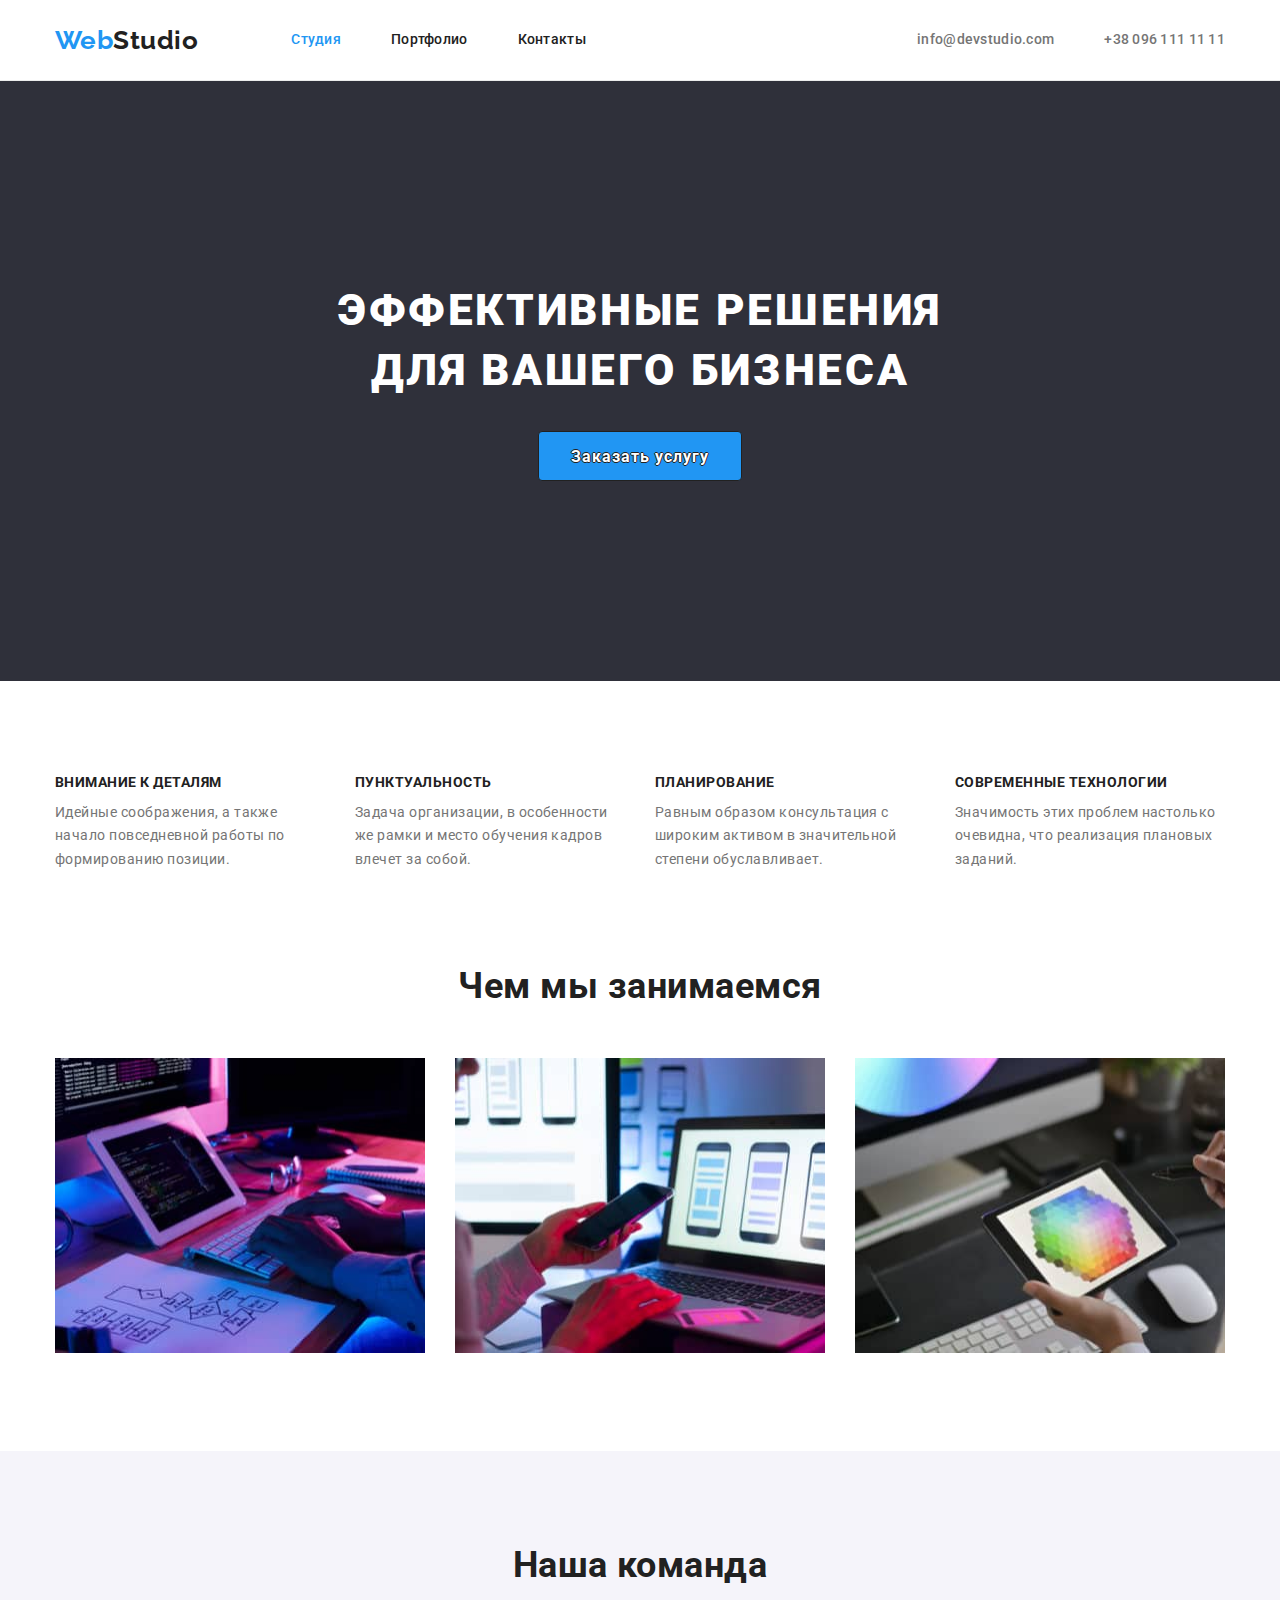
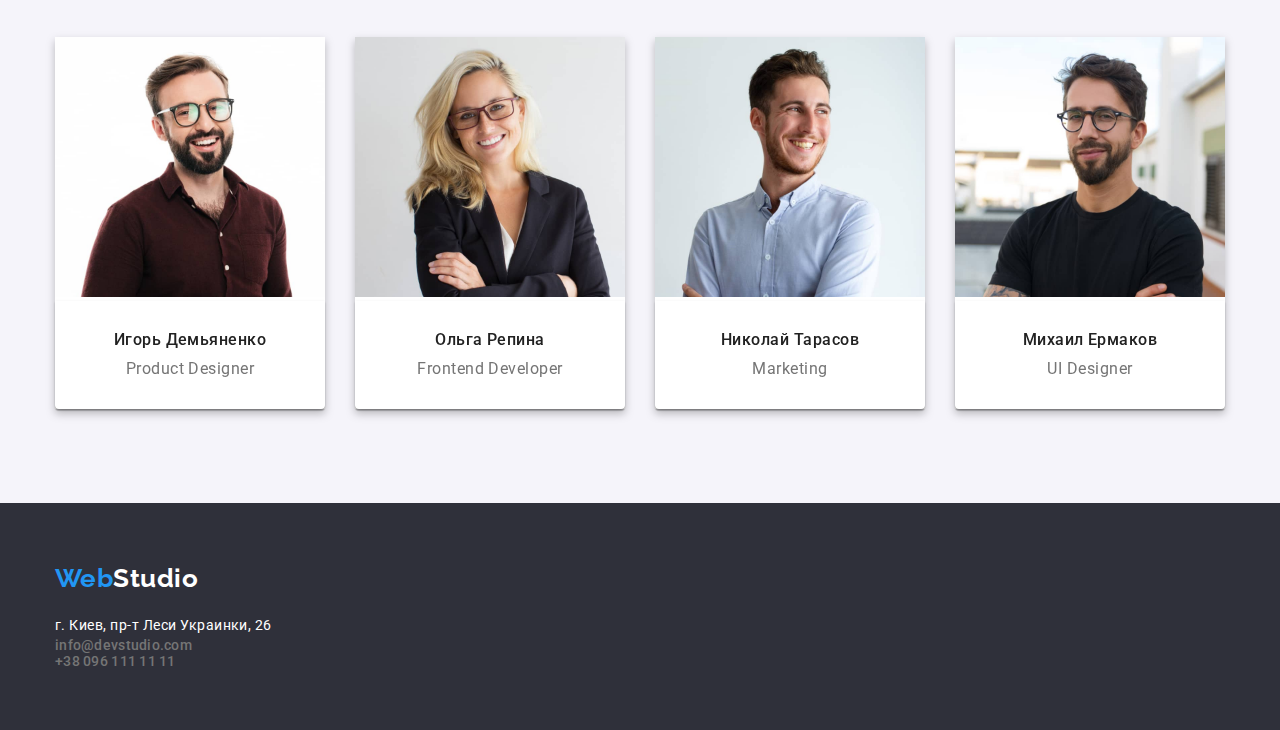
<file: index.html>
<!DOCTYPE html>
<html lang="ru">
<head>
    <meta charset="UTF-8">
    <meta http-equiv="X-UA-Compatible" content="IE=edge">
    <meta name="viewport" content="width=device-width, initial-scale=1.0">
    <title>Studio</title>
    <link rel="stylesheet" href="https://fonts.googleapis.com/css2?family=Raleway:wght@700&family=Roboto:wght@400;500;700;900&display=swap" >
    <link rel="stylesheet" href="https://cdnjs.cloudflare.com/ajax/libs/modern-normalize/1.1.0/modern-normalize.min.css">
    <link rel="stylesheet" href="./css/styles.css">
</head>
<body>
    <!-- Header -->
    <header class="page-header">
        <div class="container page-nav">
        
         
            
            <a class="logo" href="index.html" ><span class="particle-web">Web</span>Studio</a>
            <nav class="site-navigaton">
            <ul class="all-lists-nav">
                <li class="item"><a class="nav-list accent" href="./index.html">Студия</a></li>
                <li class="item"><a class="nav-list" href="./portfolio.html">Портфолио</a></li>
                <li class="item"><a class="nav-list" href="">Контакты</a></li>
            </ul>
        </nav>

        <ul class="all-lists-contact">
            <li class="item"><a class="contact-list" href="mailto:info@devstudio.com"> info@devstudio.com</a></li>
            <li class="item"><a class="contact-list" href="tel:+380961111111">+38 096 111 11 11</a></li>
        </ul>
        </div>
    </header>
    <!-- Main content -->
    <main>
        <!-- Hero section -->
        <section class="section hero-section">
            <div class="container">
            <h1 class="hero-text">Эффективные решения <br>для вашего бизнеса</h1>
            <button class="hero-button" type="button">Заказать услугу</button>
            </div>
        </section>
        <!-- Our advantages section -->
        <section class="section benefits">
            <div class="container">
            <h2 class="hiden-header">Наши преимущества</h2>
            <ul class="all-lists benefits-list">
                <li class="item">
                    <h3 class="benefits-header">Внимание к деталям</h3>
                    <p class="benefits-text">Идейные соображения, а также начало повседневной работы по формированию позиции.</p>
                </li>
                <li class="item">
                    <h3 class="benefits-header">Пунктуальность</h3>
                    <p class="benefits-text">Задача организации, в особенности же рамки и место обучения кадров влечет за собой.</p>
                </li>
                <li class="item">
                    <h3 class="benefits-header">Планирование</h3>
                    <p class="benefits-text">Равным образом консультация с широким активом в значительной степени обуславливает.</p>
                </li>
                <li class="item">
                    <h3 class="benefits-header">Современные технологии</h3>
                    <p class="benefits-text">Значимость этих проблем настолько очевидна, что реализация плановых заданий.</p>
                </li>
            </ul>
            </div>
        </section>
        <!-- What are we doing section -->
        <section class="section">
            <div class="container">
            <h2 class="secondary-header">Чем мы занимаемся</h2>

            <ul class="all-lists features">
                <li class="item">
                    <img src="./images/working-on-tablet.jpg" alt="Пишем код" width="370" height="295">
                </li>
                <li class="item">
                    <img src="./images/working-on-phone.jpg" alt="Адаптируем под телефоны" width="370" height="295">
                </li>
                <li class="item">
                    <img src="./images/working-on-tablet2.jpg" alt="Создаём дизайн" width="370" height="295">
                </li>
            </ul>
            </div>
        </section>
        <!-- Our team section -->
        <section class="section team">
            <div class="container">
            <h2 class="secondary-header team-header">Наша команда</h2>

            <ul class="all-lists team-list">
                <li class="team-item">
                    <img src="./images/igor-demiyanenko.jpg" alt="Игорь Демьяненко" width="270" height="260">
                    <div class="team-card">
                    <h3 class="team-member-name">Игорь Демьяненко</h3>
                    <p class="team-member-position">Product Designer</p>
                    </div>
                </li>
                <li class="team-item">
                    <img src="./images/olga-repina.jpg" alt="Ольга Репина" width="270" height="260">
                    <div class="team-card">
                    <h3 class="team-member-name">Ольга Репина</h3>
                    <p class="team-member-position">Frontend Developer</p>
                    </div>
                </li>
                <li class="team-item">
                    <img src="./images/nikita-tarasov.jpg" alt="Николай Тарасов" width="270" height="260">
                    <div class="team-card">
                    <h3 class="team-member-name">Николай Тарасов</h3>
                    <p class="team-member-position">Marketing</p>
                    </div>
                </li>
                <li class="team-item">
                    <img src="./images/mihail-ermakov.jpg" alt="Михаил Ермаков" width="270" height="260">
                    <div class="team-card">
                    <h3 class="team-member-name">Михаил Ермаков</h3>
                    <p class="team-member-position">UI Designer</p>
                    </div>
                </li>
            </ul>
            </div>
        </section>
        
    </main>
    <!-- Footer -->
     <footer class="footer">
        <div class="container">
            <a href="index.html" class="logo logo-footer"><span class="particle-web">Web</span>Studio</a>
        <address class="address">
            <ul class="all-lists">
                 <li class="item"><a class="adds footer-contact" href="https://goo.gl/maps/fxkEnHUCGzXbZ7778">г. Киев, пр-т Леси Украинки, 26 </a></li>
                 <li class="item"><a class="contact-list footer-contact" href="mailto:info@devstudio.com"> info@devstudio.com</a></li>
                 <li class="item"><a class="contact-list footer-contact" href="tel:+380961111111">+38 096 111 11 11</a></li>
            </ul>
        </address>
        </div>
    </footer>

</body>

</html>
</file>
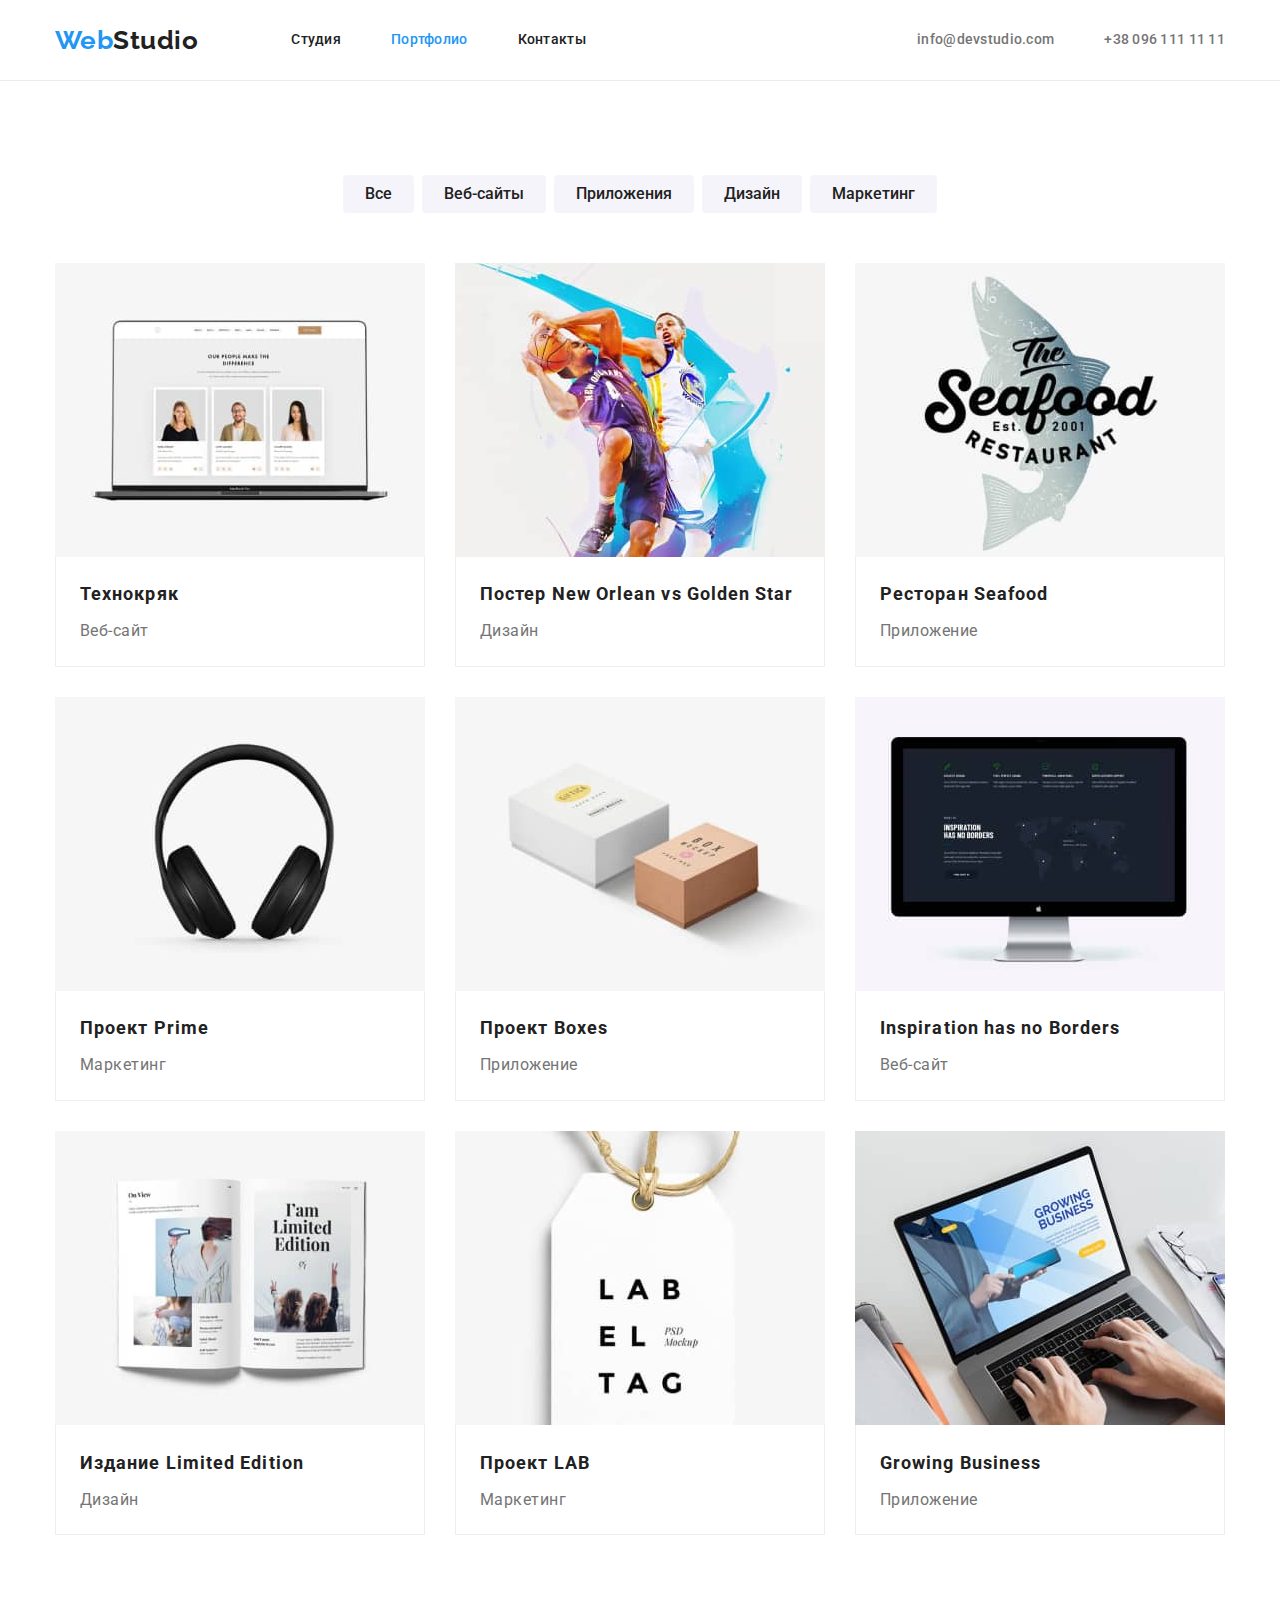
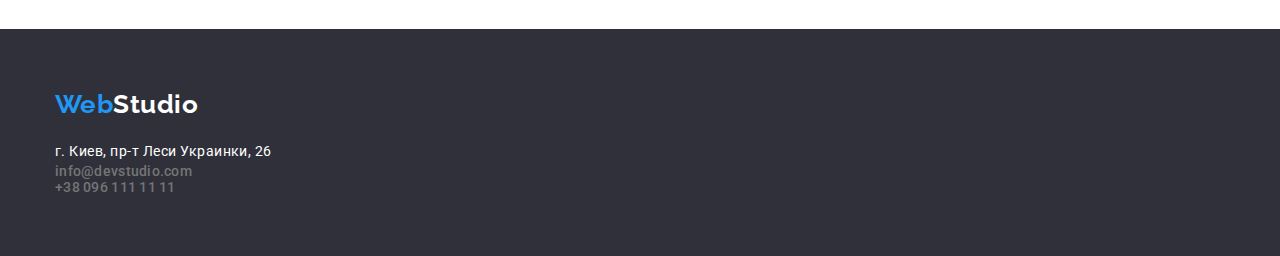
<file: portfolio.html>
<!DOCTYPE html>
<html lang="ru">
    
<head>
    <meta charset="UTF-8">
    <meta http-equiv="X-UA-Compatible" content="IE=edge">
    <meta name="viewport" content="width=device-width, initial-scale=1.0">
    <title>Portfolio</title>    
    <link rel="stylesheet" href="https://fonts.googleapis.com/css2?family=Raleway:wght@700&family=Roboto:wght@400;500;700;900&display=swap" >
    <link rel="stylesheet" href="https://cdnjs.cloudflare.com/ajax/libs/modern-normalize/1.1.0/modern-normalize.min.css">
    <link rel="stylesheet" href="./css/styles.css">
</head>

<body>
    <!-- Header -->
    <header class="page-header">
     <div class="container page-nav">
            <a class="logo" href="index.html"><span class="particle-web">Web</span>Studio</a>
        <nav class="site-navigaton">
            <ul class="all-lists-nav">
                <li class="item"><a class="nav-list" href="./index.html">Студия</a></li>
                <li class="item"><a class="nav-list accent" href="./portfolio.html">Портфолио</a></li>
                <li class="item"><a class="nav-list" href="">Контакты</a></li>
            </ul>
        </nav>

        <ul class="all-lists-contact">
            <li class="item"><a class="contact-list" href="mailto:info@devstudio.com"> info@devstudio.com</a></li>
            <li class="item"><a class="contact-list" href="tel:+380961111111">+38 096 111 11 11</a></li>
        </ul>
     </div>
    </header>
    <!-- Page navigation -->
    <main>
        <section class="section">
            <div class="container">
            <h1 class="hiden-header">Портфолио</h1>
            <ul class="all-lists  filter-list">
            <li class="item"><button type="button" class="filter">Все</button>
            <li class="item"><button type="button" class="filter">Веб-сайты</button>
            <li class="item"><button type="button" class="filter">Приложения</button>
            <li class="item"><button type="button" class="filter">Дизайн</button>
            <li class="item"><button type="button" class="filter">Маркетинг</button>
        </ul>
        <ul class="all-lists work-list">
            <li class="item">
                <a class="portfolio-card-link" href="">
                    <img src="./images/notebook.jpg" alt="веб сайт Технокряк">
                    <div class="work-about">
                    <h2 class="portfolio-card-header">Технокряк</h2>
                    <p class="portfolio-card-text">Веб-сайт</p>
                    </div>
                </a>
            </li>
            <li class="item">
                <a class="portfolio-card-link" href="">
                    <img src="./images/poster-new-orlean-vs-golden-star.jpg" alt="Постер New Orlean vs Golden Star">
                    <div class="work-about">
                    <h2 class="portfolio-card-header">Постер New Orlean vs Golden Star</h2>
                    <p class="portfolio-card-text">Дизайн</p>
                    </div>
                </a>
            </li>
            <li class="item">
                <a class="portfolio-card-link" href="">
                    <img src="./images/restaurant-seafood.jpg" alt="Приложение Seafood">
                    <div class="work-about">
                    <h2 class="portfolio-card-header">Ресторан Seafood</h2>
                    <p class="portfolio-card-text">Приложение</p>
                    </div>
                 </a>
            </li>
            <li class="item">
                <a class="portfolio-card-link" href="">
                    <img src="./images/headphones.jpg" alt="Проект Prime">
                    <div class="work-about">
                    <h2 class="portfolio-card-header">Проект Prime</h2>
                    <p class="portfolio-card-text">Маркетинг</p>
                    </div>
                </a>
            </li>
            <li class="item">
                <a class="portfolio-card-link" href="">
                    <img src="./images/boxes-pj.jpg" alt="Проект Boxes">
                    <div class="work-about">
                    <h2 class="portfolio-card-header">Проект Boxes</h2>
                    <p class="portfolio-card-text">Приложение</p>
                    </div>
                </a>
            </li>
            <li class="item">
                <a class="portfolio-card-link" href="">
                    <img src="./images/apple-mac.jpg" alt="Веб-сайт Inspiration has no Borders">
                    <div class="work-about">
                    <h2 class="portfolio-card-header">Inspiration has no Borders</h2>
                    <p class="portfolio-card-text">Веб-сайт</p>
                    </div>
                </a>
            </li>
            <li class="item">
                <a class="portfolio-card-link" href="">
                    <img src="./images/book.jpg" alt="Дизайн издания Limited Edition">
                    <div class="work-about">
                    <h2 class="portfolio-card-header">Издание Limited Edition</h2>
                    <p class="portfolio-card-text">Дизайн</p>
                    </div>
                </a>
            </li>
            <li class="item">
                <a class="portfolio-card-link" href="">
                    <img src="./images/label-tag.jpg" alt="Проект LAB">
                    <div class="work-about">
                    <h2 class="portfolio-card-header">Проект LAB</h2>
                    <p class="portfolio-card-text">Маркетинг</p>
                    </div>
                </a>
            </li>
            <li class="item">
                <a class="portfolio-card-link" href="">
                    <img src="./images/working-on-notebook.jpg" alt="Приложение Growing Business">
                    <div class="work-about">
                    <h2 class="portfolio-card-header">Growing Business</h2>
                    <p class="portfolio-card-text">Приложение</p>
                    </div>
                </a>
            </li>

        </ul>
        </div>
    </section>
    </main>
    <footer class="footer">
        <div class="container">
            <a href="index.html" class="logo logo-footer"><span class="particle-web">Web</span>Studio</a>
        <address class="address">
            <ul class="all-lists">
                 <li class="item"><a class="adds footer-contact" href="https://goo.gl/maps/fxkEnHUCGzXbZ7778">г. Киев, пр-т Леси Украинки, 26 </a></li>
                 <li class="item"><a class="contact-list footer-contact" href="mailto:info@devstudio.com"> info@devstudio.com</a></li>
                 <li class="item"><a class="contact-list footer-contact" href="tel:+380961111111">+38 096 111 11 11</a></li>
            </ul>
        </address>
        </div>
    </footer>
</body>

</html>
</file>
<file: css/styles.css>
:root {
  --main-text-color: #212121;
  --secondary-color: #2196f3;
  --white: #ffffff;
  --button-bg-color: #f5f4fa;
  --gray: #757575;
  --hero-bg-color: #2f303a;
  --team-bg-color: #F5F4FA;
  --header-border :#ECECEC;
}
p,
h1,
h2,
h3,
h4,
h5,
h6 {
  margin: 0;}

ul {
  margin: 0;
  padding: 0;

}

body {
  font-family: 'Roboto', sans-serif;
  color: var(--main-text-color);
  letter-spacing: 0.03em;
}
.hiden-header {
    position: absolute;
    left: -10000px;
    top: auto;
    width: 1px;
    height: 1px;
    overflow: hidden;
  }

/* -----------------Header----------------- */
.logo {
  display: flex;
  align-items: center;
  margin-right: 93px;

  font-family: 'Raleway', sans-serif;
  font-weight: 700;
  font-size: 26px;
  line-height: 1.19;
  text-decoration: none;
  color: var(--main-text-color);
}
.particle-web {
  color: var(--secondary-color);
}
.nav-list {
  padding-top: 32px;
  padding-bottom: 32px;
  display: block;

  font-weight: 500;
  font-size: 14px;
  line-height: 1.14;
  letter-spacing: 0.02em;
  text-decoration: none;
  color: var(--main-text-color);
  /* background: tomato; */
}
.nav-list:hover,
.nav-list:focus {
  color: var(--secondary-color);
}
.contact-list {
  padding-top: 32px;
  padding-bottom: 32px;
  display: block;

  font-weight: 500;
  font-size: 14px;
  line-height: 1.14;
  letter-spacing: 0.02em;
  text-decoration: none;
  color: var(--gray);
}
.contact-list:hover,
.contact-list:focus {
  color: var(--secondary-color);
}
.accent{
  color: var(--secondary-color);
}
.page-nav {
  display: flex;
}

.page-header {
  display: flex;
  align-items: center;
  border-bottom: var(--header-border) 1px solid;
}
/* ----------------------------Main---------------------------- */
.container {
  width: 1200px;
  margin-right: auto;
  margin-left: auto;
  padding-left: 15px;
  padding-right: 15px;
}
.section{
padding-top: 94px;
padding-bottom: 94px;
}
.hero-section{
  background-color: var(--hero-bg-color);
  text-align: center;
  padding-top: 200px;
  padding-bottom: 200px;

}
.hero-text {
  font-weight: 900;
  font-size: 44px;
  line-height: 1.36;
  /* text-align: center; */
  letter-spacing: 0.06em;
  text-transform: uppercase;
  color: var(--white);
  background-color: var(--hero-bg-color);
}
.hero-button {
  background: var(--secondary-color);
  font-weight: 700;
  font-size: 16px;
  line-height: 1.87;
 
  align-items: center;
  text-align: center;
  letter-spacing: 0.06em;
  color: var(--white);
  cursor: pointer;
  text-shadow: 
  -1px 0 var(--main-text-color),
  0 1px var(--main-text-color),
  1px 0 var(--main-text-color),
  0 -1px var(--main-text-color);
  border: 1px solid var(--main-text-color);

  margin-top: 30px;
  display: inline-block;
  padding: 10px 32px;
  border-radius: 4px;
  max-height: 50px;
}
.all-lists {
  list-style-type: none;
  font-style: normal;
}
/* ------------------Benefits------------------ */
.benefits-header {
  font-weight: 700;
  font-size: 14px;
  line-height: 1.14;
  text-transform: uppercase;
  color: var(--main-text-color);
  /* background-color: teal; */

  margin-bottom: 10px;
}
.benefits-text {
  /* background-color: green; */
  font-size: 14px;
  line-height: 1.7;
  color: var(--gray);
}

.secondary-header {
  font-weight: 700;
  font-size: 36px;
  line-height: 1.16;
  text-align: center;
  color: var(--main-text-color);
}
/* ----------------Team---------------- */
.team {
  background-color: var(--team-bg-color);
  padding-top: 94px;
  padding-bottom: 94px;
}
.team-header{
  margin-bottom: 50px;
}
.team-member-name {
  font-weight: 500;
  font-size: 16px;
  line-height: 1.18;
  text-align: center;
  color: var(--main-text-color); 
  
  margin-bottom: 10px;
}
.team-member-position {
  font-size: 16px;
  line-height: 1.18;
  text-align: center;
  color: var(--gray);
}
.team-list {
  display: flex;
  flex-wrap: wrap;
  margin-right: -30px;
  margin-bottom: -30px;
}
.team-card {
  box-shadow: 0px 1px 3px rgba(0, 0, 0, 0.12), 0px 1px 1px rgba(0, 0, 0, 0.14), 0px 2px 1px rgba(0, 0, 0, 0.2);
  border-radius: 0px 0px 4px 4px;
  padding-top: 30px;
  padding-bottom: 30px;
}
.team-item {
  background-color: var(--white);
  flex-basis: calc(100% / 4 - 30px);
  margin-right: 30px;
  margin-bottom: 30px;
  filter: drop-shadow(0px 4px 4px rgba(0, 0, 0, 0.25));
}

.all-lists-nav .item + .item {
  margin-left: 50px;
}
/* .all-lists-nav .item:not(:last-child) {
  margin-right: 50px;
} */
.all-lists-contact {
  display: flex;
  list-style-type: none;
  font-style: normal;
  margin-left: auto;
}
.all-lists-contact .item + .item {
  margin-left: 50px;
  display: flex;
}
.benefits{
padding-bottom: 0px;
}
.benefits-list {
  display: flex;
  flex-wrap: wrap;
}
.benefits-list .item {
  width: 270px;
  margin-right: 30px;
  /* background-color: tomato; */
}
.benefits-list .item:nth-child(4n) {
  margin-right: 0px;
}
.features {
  display: flex;
  margin-top: 50px;
  /* background-color: tomato; */
}

.features .item {
  width: 370px;
  margin-right: 30px;
}

.features .item:nth-child(3n) {
  margin-right: 0px;
}

/* ---------------Footer--------------- */
.footer {
  background-color: var(--hero-bg-color);
  padding-top: 60px;
  padding-bottom: 60px;
}
.logo-footer{
  color: var(--white);
  margin: 0px;
}
.address{
  margin-top: 20px;
}
.adds {
  font-style: normal;
  font-size: 14px;
  line-height: 1.7;
  color: var(--white);
  text-decoration: none;
}
.adds:focus , .adds:hover{
  color:  var(--secondary-color);
}
.footer-contact{
padding: 0;
}
.footer-list .item:not(:first-child){
  margin-top: 9px;
}
/* -------------------- Portfolio -------------------- */
.filter {
  background: var(--button-bg-color);
  font-weight: 500;
  font-size: 16px;
  line-height: 1.6;
  text-align: center;
  color: var(--main-text-color);
  cursor: pointer;

  border-radius: 4px;
  padding: 6px 22px;
  border: none;
}

.filter:hover,
.filter:focus {
  background: var(--secondary-color);
  font-weight: 500;
  font-size: 16px;
  line-height: 1.6;
  text-align: center;
  color: var(--white);
  -webkit-box-shadow: 0 8px 6px -6px var(--gray);
  -moz-box-shadow: 0 8px 6px -6px var(--gray);
  box-shadow: 0 8px 6px -6px var(--gray);

  cursor: pointer;
  border: none;
}
.filter-list{
  display: flex;
  justify-content: center;
  margin-bottom: 50px;
}
.work-about {
  border: 1px solid #eeeeee;
  border-top: none;

  padding: 20px 24px;
  margin-top: -5px;
}
.filter-list .item:not(:first-child){
  margin-left: 8px;
}
.work-list {
  display: flex;
  flex-wrap: wrap;
  margin-right: -30px;
  margin-bottom: -30px;
}
.work-list .item {
  flex-basis: calc(100% / 3 - 30px);
  margin-right: 30px;
  margin-bottom: 30px;
}

.portfolio-card-header {
  font-weight: 700;
  font-size: 18px;
  line-height: 2;
  letter-spacing: 0.06em;
  color: var(--main-text-color);
}

.portfolio-card-text {
  font-size: 16px;
  line-height: 1.87;
  color: var(--gray);
  margin-top: 4px;
}

.portfolio-card-link {
  text-decoration: none;
}

.all-lists-nav {
  display: flex;
  list-style-type: none;
  font-style: normal;
  /* background-color: tomato; */
}
</file>
